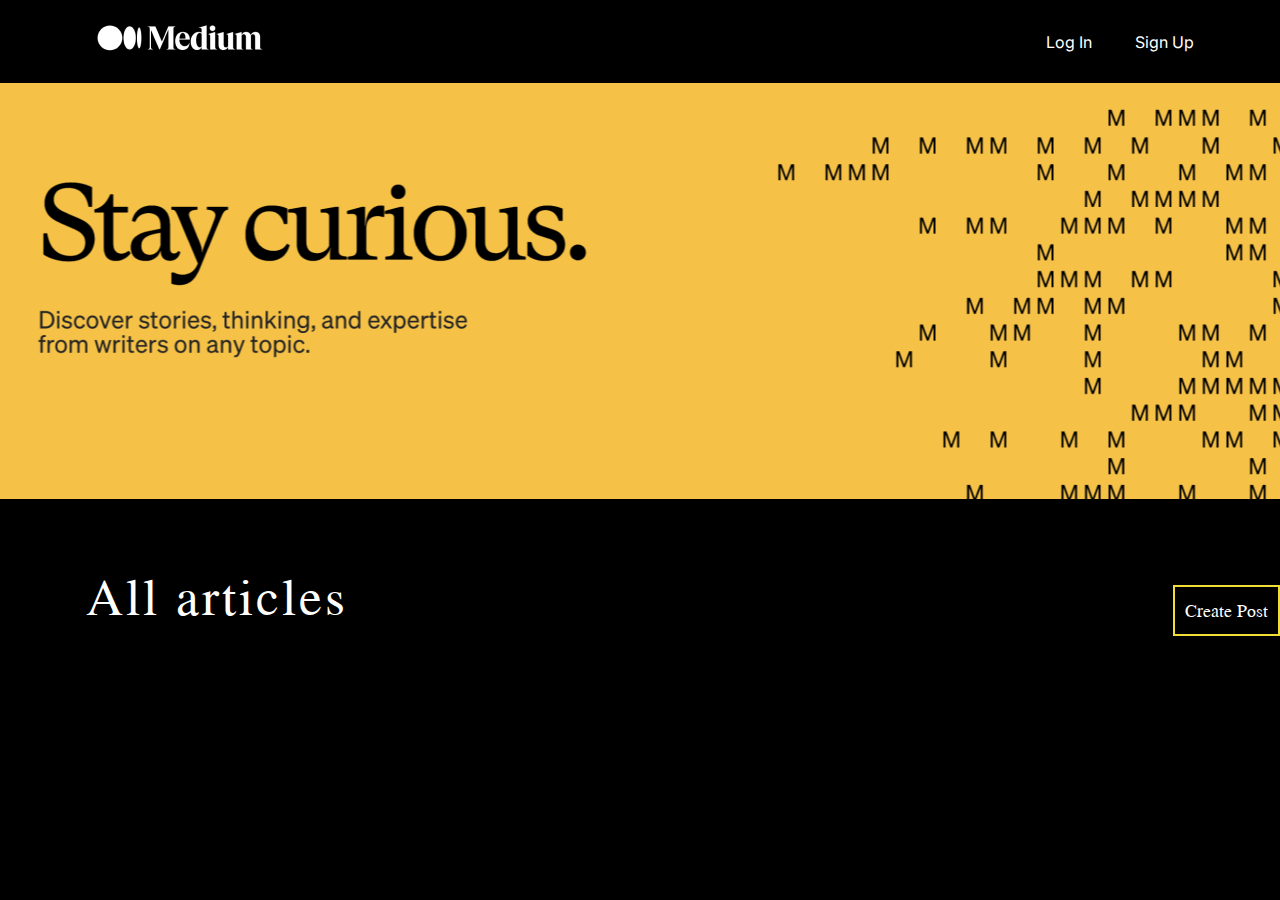
<file: IMTIHON/IMTIHON/index.html>
<!DOCTYPE html>
<html lang="en">
<head>
    <meta charset="UTF-8">
    <meta name="viewport" content="width=device-width, initial-scale=1.0">
    <title>Home</title>
   
    <link rel="stylesheet" href="./css/style.css">
    <link rel="preconnect" href="https://fonts.googleapis.com">
    <link rel="preconnect" href="https://fonts.gstatic.com" crossorigin>
    <link href="https://fonts.googleapis.com/css2?family=Jomolhari&display=swap" rel="stylesheet">
    <link rel="preconnect" href="https://fonts.googleapis.com">
    <link rel="preconnect" href="https://fonts.gstatic.com" crossorigin>
    <link href="https://fonts.googleapis.com/css2?family=Inter:wght@100..900&display=swap" rel="stylesheet">

</head>
<body>
    <header>
       <div class="container">
        <nav class="nav">
            <a href="#">
                <img src="./img/image 1 (1).png" alt="logotip">
            </a>
            <ul class="nav_list">
                <li class="nav_list_img">
                    <a class="nav_img" href="./pages/login.html">Log In</a>
                </li>
                <li class="nav-list-img">
                    <a class="nav_img" href="./pages/registr.html">Sign Up</a>
                </li>
            </ul>
        </nav>
       </div>
    </header>


    <div id="img">
        
    </div>



    <section id="articl">
        <div class="container">
            <div class="wrapper">
                <div style="display: flex; align-items: center; justify-content: space-between;">
                    <h2 class="art_title">All articles</h2>
                    <a class="link__post" href="./pages/dashboard.html">Create Post</a>
                </div>
                <div class="art">

                </div>

                
                
            </div>
        </div>
    </section>

 <script src="./script/app.js"></script>
</body>
</html>
</file>
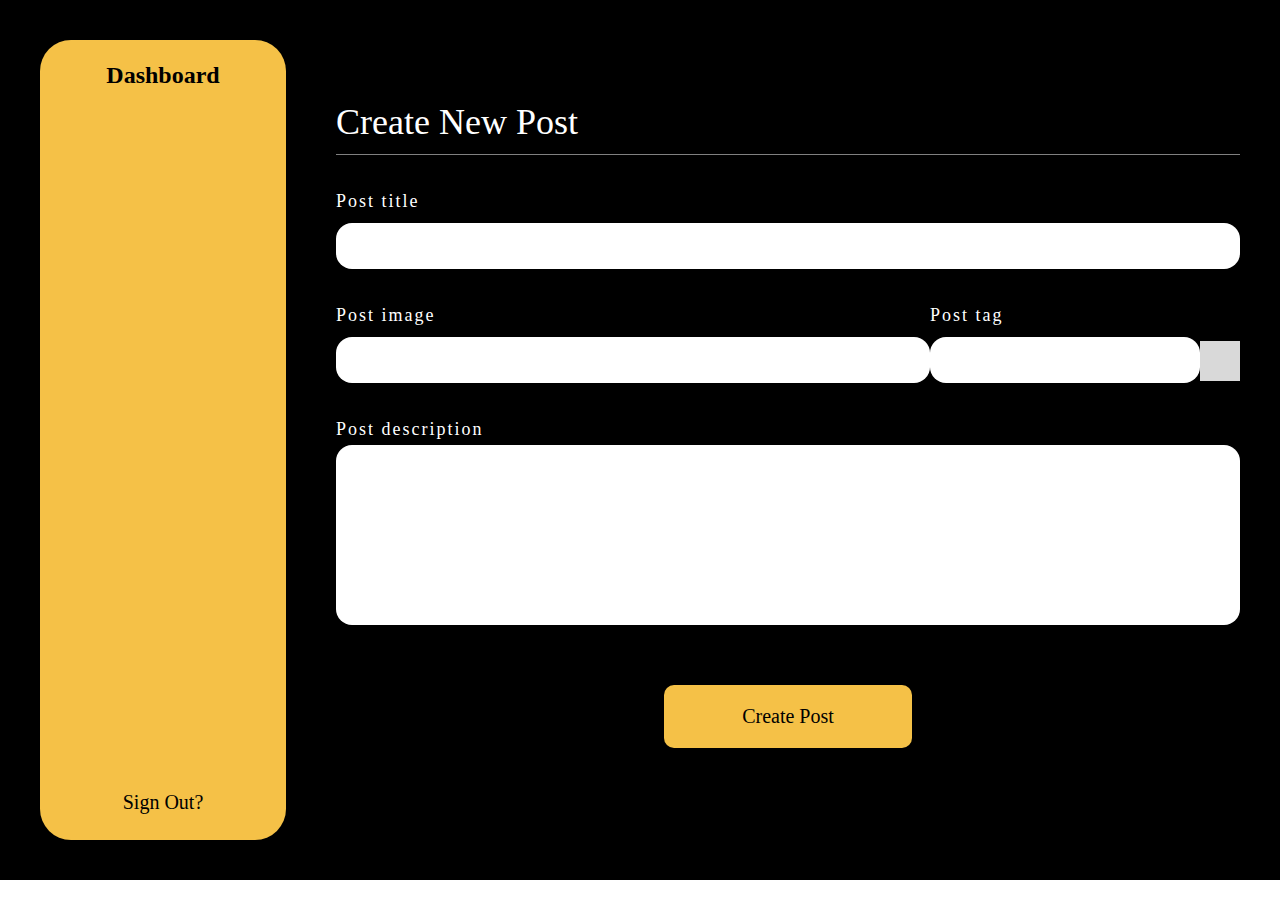
<file: IMTIHON/IMTIHON/pages/dashboard.html>
<!DOCTYPE html>

<html lang="en">
<head>
    <meta charset="UTF-8">
    <meta name="viewport" content="width=device-width, initial-scale=1.0">
    <title>Dashbord</title>
    <link rel="stylesheet" href="../css/dashboard.css">
</head>

<body>
    <section id="dashboard">
        <div class="container">
            <div class="wrapper">
                <div class="sidebar">
                    <div>
                        <h2 class="dash_title">Dashboard</h2>
                    </div>
                    <div>
                        <a class="sign_dash" href="../index.html">Sign Out?</a>
                    </div>
                </div>
                <div class="form">
                    <p class="title">Create New Post</p>

                    <form id="addForm">

                        <div>
                            <label for="post">Post title</label>
                            <input required id="postTitle" type="text">
                        </div>

                        <div class="input">
                            <div class="post_img">
                                <label for="input_img">Post image</label>
                                <input required id="inputImage" type="url">
                            </div>
                            <div class="post-image-wrapper">
                                <label for="input-tag">Post tag</label>
                                <input required id="inputTag" type="text">
                            </div>
                            <div>
                                <input id="cubic" type="text">
                            </div>
                        </div>

                        <div style="display: flex; flex-direction: column;">
                            <label for="description">Post description</label>
                            <textarea required id="description" cols="30" rows="10"></textarea>
                        </div>

                        <button type="submit" id="createBtn">Create Post</button>
                    </form>
                </div>
            </div>
        </div>
    </section>

    <script src="../script/dashboard.js"></script>
</body>

</html>
</file>
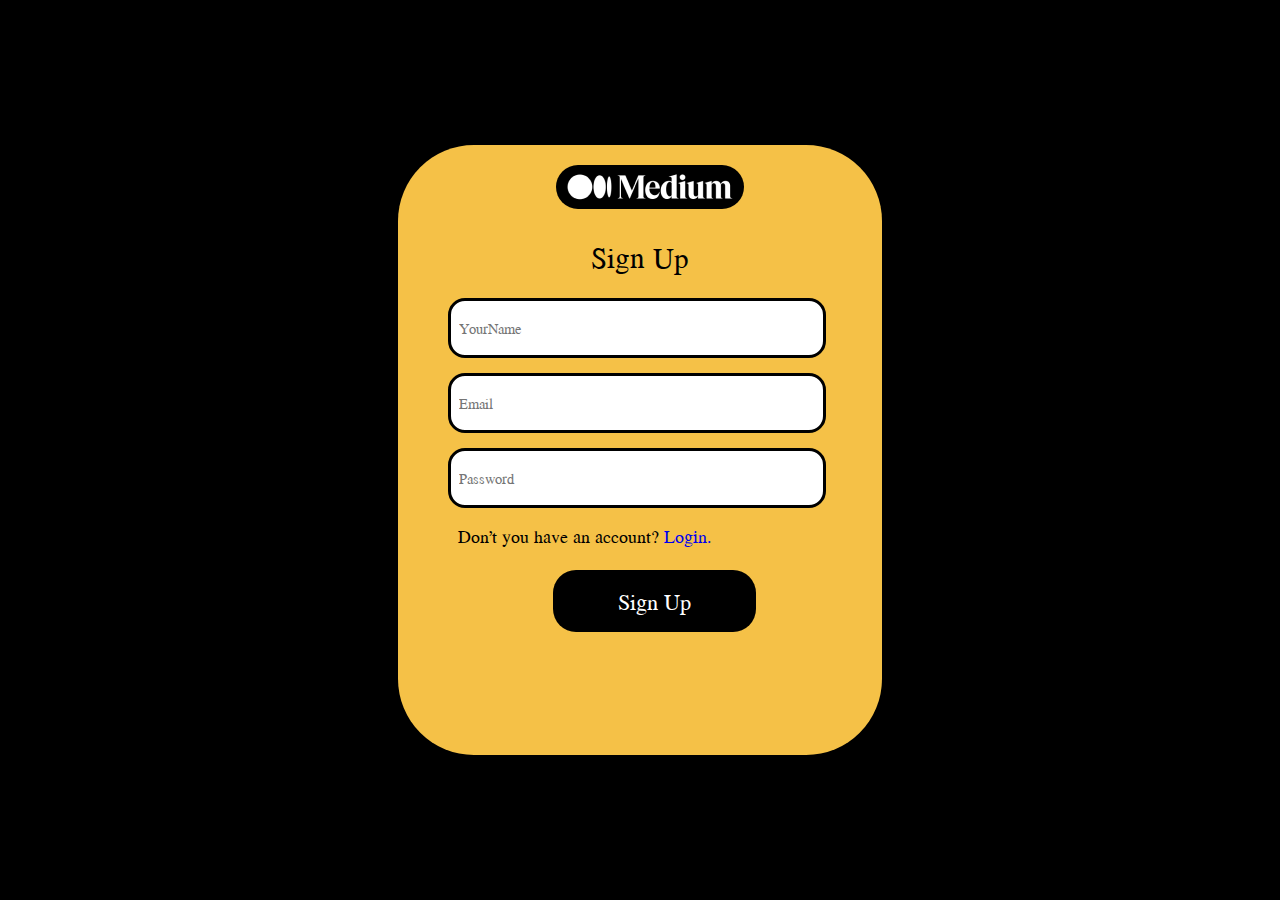
<file: IMTIHON/IMTIHON/pages/registr.html>
<!DOCTYPE html>
<html lang="en">
<head>
    <meta charset="UTF-8">
    <meta name="viewport" content="width=device-width, initial-scale=1.0">
    <title>User Registration</title>
    <link href="https://fonts.googleapis.com/css2?family=Jomolhari&display=swap" rel="stylesheet">
    <link rel="stylesheet" href="../css/registr.css">
</head>
<body>
    <div class="container">
        <img class="images" src="../img/image 1 (1).png" alt="">
        <h1>Sign Up</h1>
        <form id="registrationForm">
            <div class="form-group">
                <input placeholder="YourName" type="text" id="YourName" name="YourName" required>
            </div>
            <div class="form-group">
                <input placeholder="Email" type="email" id="email" name="email" required>
            </div>
            <div class="form-group">
                <input placeholder="Password" type="password" id="password" name="password" required>
            </div>
            <p class="forgotPassword">Don’t you have an account? <a class="login" href="../pages/login.html">Login.</a></p>
            <button type="submit" id="submitButton">Sign Up</button>
        </form>
        <div id="result"></div>
        <div id="loading" class="hidden">Loading...</div>
    </div>
    <script src="../script/registr.js"></script>
</body>
</html>
</file>
<file: IMTIHON/IMTIHON/css/style.css>
*{
    margin: 0;
    padding: 0;
    box-sizing: border-box;
    font-family: "Jomolhari", serif;
}
body{
    min-height: 100vh;
    background-color: #000;
    
    padding-bottom: 50px;
}
.container{
    width: 100%;
    max-width: 1440px;
    margin: 0 auto;
}

header{
    width: 100%;
    background-color: #000;
}
a{
    text-decoration: none;
    color: #fff;
}
ul{
    list-style: none;
}
.nav{
    width: 100%;
    display: flex;
    align-items: center;
    justify-content: space-between;
    gap: 0px 50px;
    padding: 16px 86px;
}
.nav_list{
    display: flex;
    gap: 43px;
}

.nav_img{
    font-family: "Inter", sans-serif;
    font-size: 16px;
    font-weight: 400;
    line-height: 19.36px;
    color: #fff;
}
#img{
    width: 100%;
    min-height: 416px;
    background-image: url("../img/image\ 2.png");
    background-repeat: no-repeat;
    background-position: center;
    background-size: cover;
}
#articl{
    width: 100%;
    padding: 36px 0px 52px 0px;
    background-color: #000;
}
.wrapper{
    width: 100%;
    padding-left: 86px;
}
.art_title{
    font-size: 46px;
    font-family: "Jomolhari", serif;
    font-weight: 400;
    line-height: 73.67px;
    color: #fff;
    letter-spacing: 3px;
    margin-bottom: 30px;
}
.art{
    width: 100%;
    display: flex;
    flex-wrap: wrap;
    gap: 22px;
}
.card-wrapper{
    width: 100%;
    max-width: 250px;
    min-height: 336px;
    background-color: #1E1E1E;
    color: #fff;
    border: 3px solid #F0DE36;
    transition: 0.5s;
}

.image-wrapper{
    width: 100%;
    max-width: 240px;
    height: 172px;
}
.picture{
    width: 240px;
    height: 172px;
    object-fit: cover;
}
.card-content{
    display:flex;
    flex-direction: column;
    padding: 10px 16px;

}
.card-bottom{
    display: flex;
    align-items: center;
    gap: 10px;
    padding: 10px 16px;
}
.avatar-wrapper{
    width: 35px;
    height: 35px;
    border-radius: 50%;
}
.avatar{
    width: 35px;
    height: 35px;
    border-radius: 50%;
}
.card-title{
    font-size: 16px;
    line-height: 32px;
    font-weight: 400;
    margin-bottom: 10px;
    height: 40px;
}
.card-text{
    font-size: 12px;
    font-weight: 400;
    line-height: 19.22px;
    height: 40px;
    overflow: hidden;
}
.card-author{
    font-size: 12px;
    font-weight: 400;
    line-height: 19.22px;
}
.card-subtitle{
    font-size: 12px;
    font-weight: 400;
    line-height: 19.22px;
    color: #787878;
}
.link__post{
    border: 2px solid #F0DE36 ;
    color: #fff;
    margin-top:50px;
    margin-bottom: 50px;
    padding: 10px   ;
  
    
}
</file>
<file: IMTIHON/IMTIHON/css/dashboard.css>
*{
    margin: 0;
    padding: 0;
    box-sizing: border-box;
    font-family: "Jomolhari", serif;
}
#dashboard{
    width: 100%;
    background-color: #000;
    padding: 20px;
}
.container{
    width: 100%;
    max-width: 1440px;
    margin: 0 auto;
    padding: 20px;
}
a{
    text-decoration: none;
}
.wrapper{
    width: 100%;
    display: flex;
    align-items: center;
    gap: 50px;
}
.sidebar{
    width: 100%;
    height: 800px;
    max-width: 270px;
    background-color: #F5C147;
    border: none;
    border-radius: 31px;
    padding:22px 16px ;
    display: flex;
    flex-direction: column;
    align-items: center;
    justify-content: space-between;
}
.form{
    width: 100%;
    max-width: 1012px;
    min-height: 700px;
    color: #fff;
}
.dash-title{
    font-size: 30px;
    line-height: 48px;
    font-weight: 400;
    color: #000;
}
.sign_dash{
    font-size: 20px;
    font-weight: 400;
    line-height: 32px;
    color: #000;
}
.title{
    font-size: 36px;
    line-height: 48px;
    font-weight: 400;
    color: #fff;
    border-bottom: 1px solid gray;
    padding: 8px 0px;
}
#addForm{
    width: 100%;
    height: 400px;
    margin-top: 30px;
    display: flex;
    flex-direction: column;
    gap: 30px;
}
input{
    width: 100%;
    margin-top: 6px;
    padding: 14px;
    height: 46px;
    border: none;
    border-radius: 16px;
    outline: none;
}
label{
    font-size: 18px;
    line-height: 32px;
    font-weight: 400;
    letter-spacing: 2px;
}
.input{
    display: flex;
    align-items: center;
    justify-content: space-between;

}
#inputImage{
    width: 594px;
}
#inputTag{
   width: 270px;
    
}
#cubic{
    border-radius: 0px;
    background-color: #D9D9D9;
    width: 40px;
    height: 40px;
    margin-top: 40px;
}
textarea{
    border: none;
    border-radius: 16px;
    outline: none;
    resize: none;
    padding: 10px 20px;
}
#createBtn  {
    font-size: 20px;
    font-weight: 400;
    width: 100%;
    max-width: 248px;
    padding: 20px 0px;
    border: none;
    border-radius: 10px;
    background-color: #F5C147;
   margin: 30px auto;
   transition: 0.3s;
}
#createBtn:active{
    transform: scale(0.95);
}
</file>
<file: IMTIHON/IMTIHON/css/registr.css>
* {
    margin: 0;
    padding: 0;
    box-sizing: border-box;
    font-family: "Jomolhari", serif;
    font-weight: 400;
    font-style: normal;
}

body {
    background-color: #000000;
    display: flex;
    justify-content: center;
    align-items: center;
    height: 100vh;
    margin: 0;
}

.container {
    background-color: #F5C147;
    padding: 20px;
    border-radius: 76px;
    width: 484px;
    height: 610px;
    margin: 0 auto;
}

.images {
    max-width: 188px;
    width: 100%;
    height: 44px;
    border-radius: 44px;
    margin-left: 138px;
}

h1 {
    margin-left: 20;
    font-size: 26px;
    text-align: center;
    margin-top: 20px;
    margin-bottom: 20px;
}

.form-group {
    margin-bottom: 15px;
}

.form-group input {
    width: 378px;
    height: 60px;
    border-radius: 17px;
    border: 3px solid #000000;
    padding: 8px;
    box-sizing: border-box;
    margin-left: 30px;

}

button {
    width: 203px;
    height: 62px;
    padding: 10px;
    background-color: #000000;
    color: #fff;
    border: none;
    border-radius: 23px;
    cursor: pointer;
    margin-left: 135px;
    margin-top: 20px;
    font-size: 20px;
}

button:hover {
    background-color: #0056b3;
}

#result {
    margin-top: 15px;
    text-align: center;
    font-size: 16px;
}
.forgotPassword{
    margin-left: 40px;
}
.login{
    text-decoration: none;
}
#loading {
    text-align: center;
    font-size: 16px;
    color: #fFF;
    margin-top: 15px;
}

.hidden {
    display: none;
}
</file>
